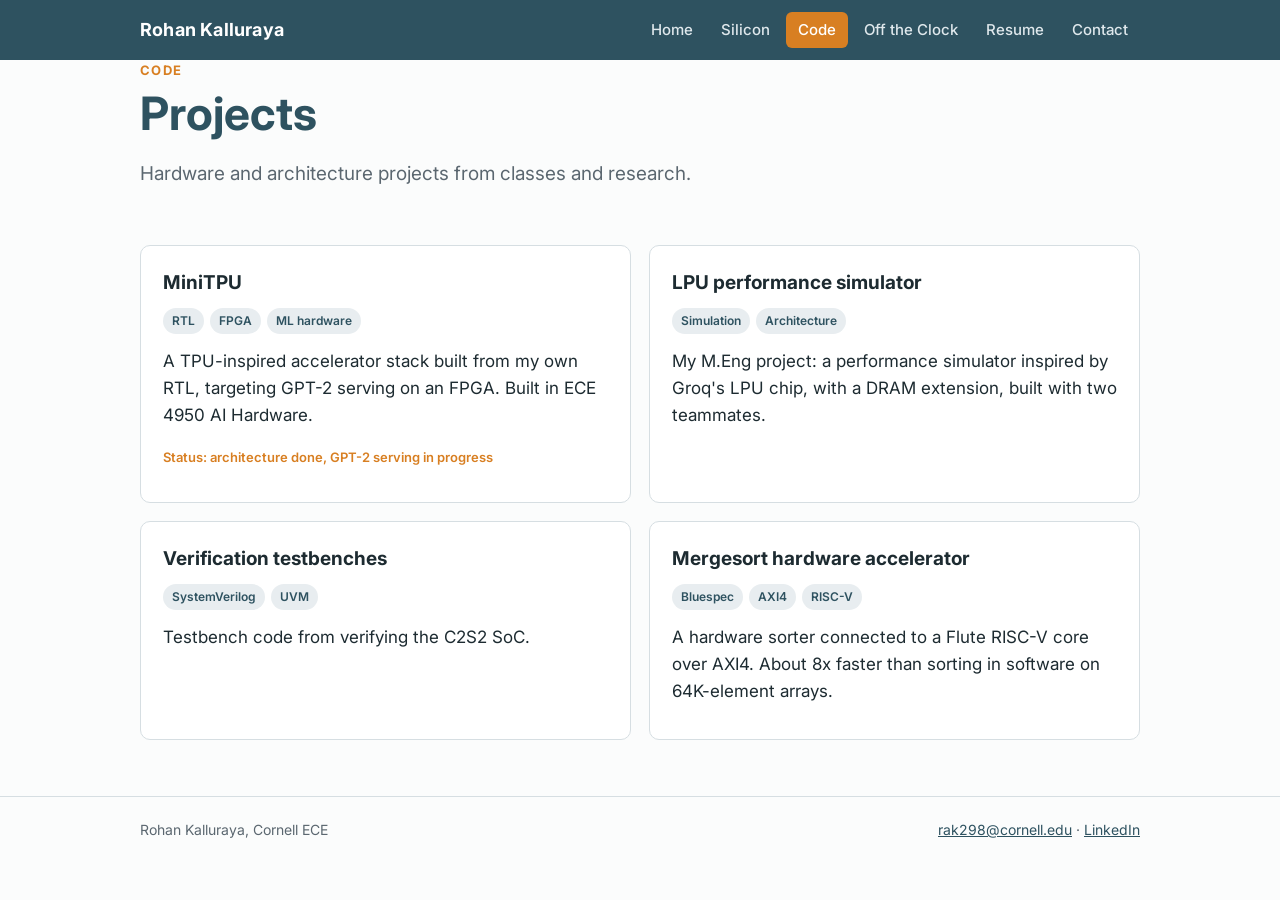
<file: code.html>
<!doctype html>
<html lang="en">
<head>
  <meta charset="utf-8">
  <meta name="viewport" content="width=device-width, initial-scale=1">
  <title>Code | Rohan Kalluraya</title>
  <link rel="preconnect" href="https://fonts.googleapis.com">
  <link href="https://fonts.googleapis.com/css2?family=Inter:wght@400;500;600;700&display=swap" rel="stylesheet">
  <link rel="stylesheet" href="style.css">
</head>
<body>
  <header class="site-header">
    <div class="wrap">
      <a class="brand" href="index.html">Rohan Kalluraya</a>
      <nav aria-label="Main">
        <ul class="nav">
          <li><a href="index.html">Home</a></li>
          <li><a href="silicon.html">Silicon</a></li>
          <li><a href="code.html">Code</a></li>
          <li><a href="off-the-clock.html">Off the Clock</a></li>
          <li><a href="resume.html">Resume</a></li>
          <li><a href="contact.html">Contact</a></li>
        </ul>
      </nav>
    </div>
  </header>

  <main class="wrap">
    <section>
      <p class="kicker">Code</p>
      <h1>Projects</h1>
      <p class="lead">Hardware and architecture projects from classes and research.</p>
    </section>

    <section>
      <div class="grid-2">
        <div class="card">
          <h3>MiniTPU</h3>
          <div class="tags"><span class="tag">RTL</span><span class="tag">FPGA</span><span class="tag">ML hardware</span></div>
          <p>A TPU-inspired accelerator stack built from my own RTL, targeting GPT-2 serving on an FPGA. Built in ECE 4950 AI Hardware.</p>
          <p class="status">Status: architecture done, GPT-2 serving in progress</p>
        </div>
        <div class="card">
          <h3>LPU performance simulator</h3>
          <div class="tags"><span class="tag">Simulation</span><span class="tag">Architecture</span></div>
          <p>My M.Eng project: a performance simulator inspired by Groq's LPU chip, with a DRAM extension, built with two teammates.</p>
        </div>
        <div class="card">
          <h3>Verification testbenches</h3>
          <div class="tags"><span class="tag">SystemVerilog</span><span class="tag">UVM</span></div>
          <p>Testbench code from verifying the C2S2 SoC.</p>
        </div>
        <div class="card">
          <h3>Mergesort hardware accelerator</h3>
          <div class="tags"><span class="tag">Bluespec</span><span class="tag">AXI4</span><span class="tag">RISC-V</span></div>
          <p>A hardware sorter connected to a Flute RISC-V core over AXI4. About 8x faster than sorting in software on 64K-element arrays.</p>
        </div>
      </div>
    </section>
  </main>

  <footer>
    <div class="wrap">
      <span>Rohan Kalluraya, Cornell ECE</span>
      <span><a href="mailto:rak298@cornell.edu">rak298@cornell.edu</a> · <a href="https://www.linkedin.com/in/rohankall" target="_blank" rel="noopener">LinkedIn</a></span>
    </div>
  </footer>
  <script src="site.js"></script>
</body>
</html>
</file>
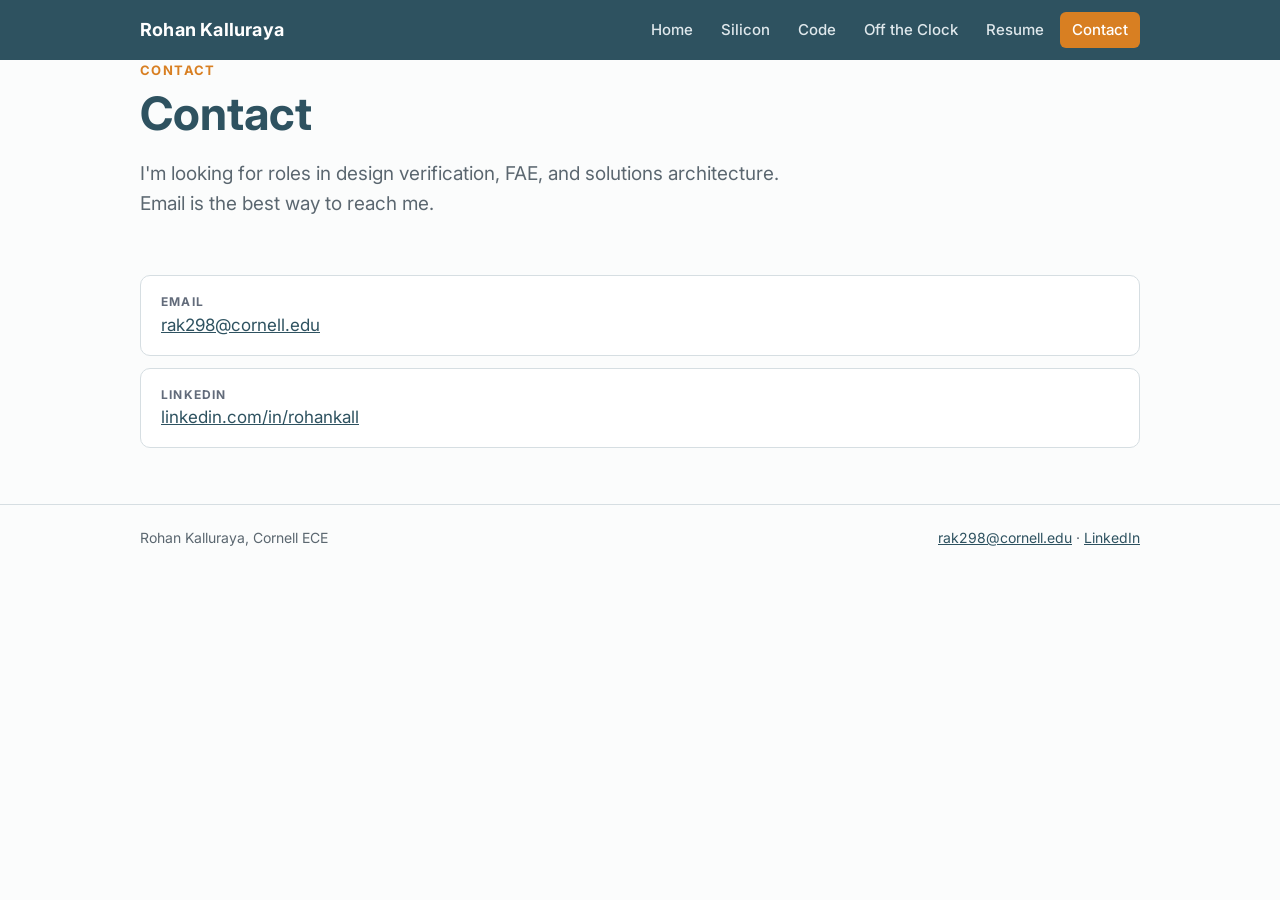
<file: contact.html>
<!doctype html>
<html lang="en">
<head>
  <meta charset="utf-8">
  <meta name="viewport" content="width=device-width, initial-scale=1">
  <title>Contact | Rohan Kalluraya</title>
  <link rel="preconnect" href="https://fonts.googleapis.com">
  <link href="https://fonts.googleapis.com/css2?family=Inter:wght@400;500;600;700&display=swap" rel="stylesheet">
  <link rel="stylesheet" href="style.css">
</head>
<body>
  <header class="site-header">
    <div class="wrap">
      <a class="brand" href="index.html">Rohan Kalluraya</a>
      <nav aria-label="Main">
        <ul class="nav">
          <li><a href="index.html">Home</a></li>
          <li><a href="silicon.html">Silicon</a></li>
          <li><a href="code.html">Code</a></li>
          <li><a href="off-the-clock.html">Off the Clock</a></li>
          <li><a href="resume.html">Resume</a></li>
          <li><a href="contact.html">Contact</a></li>
        </ul>
      </nav>
    </div>
  </header>

  <main class="wrap">
    <section>
      <p class="kicker">Contact</p>
      <h1>Contact</h1>
      <p class="lead">I'm looking for roles in design verification, FAE, and solutions architecture. Email is the best way to reach me.</p>
    </section>

    <section>
      <ul class="contact-list">
        <li><span class="k">Email</span><a href="mailto:rak298@cornell.edu">rak298@cornell.edu</a></li>
        <li><span class="k">LinkedIn</span><a href="https://www.linkedin.com/in/rohankall" target="_blank" rel="noopener">linkedin.com/in/rohankall</a></li>
      </ul>
    </section>
  </main>

  <footer>
    <div class="wrap">
      <span>Rohan Kalluraya, Cornell ECE</span>
      <span><a href="mailto:rak298@cornell.edu">rak298@cornell.edu</a> · <a href="https://www.linkedin.com/in/rohankall" target="_blank" rel="noopener">LinkedIn</a></span>
    </div>
  </footer>
  <script src="site.js"></script>
</body>
</html>
</file>
<file: style.css>
/* Colors pulled from my pitch deck so the site and slides feel like one brand */
:root {
  --teal: #2e5260;
  --orange: #d87f22;
  --gold: #b38b2f;
  --slate: #626b7a;
  --mist: #e8edf0;
  --ink: #1d2b31;
  --muted: #5b6770;
  --bg: #fbfcfc;
  --card: #ffffff;
  --line: #d6dee2;
  --radius: 10px;
  --max: 1040px;
}

* { box-sizing: border-box; }
html { scroll-behavior: smooth; }
body {
  margin: 0;
  background: var(--bg);
  color: var(--ink);
  font-family: "Inter", system-ui, -apple-system, "Segoe UI", Roboto, Arial, sans-serif;
  line-height: 1.6;
  font-size: 17px;
}
img, video, iframe { max-width: 100%; display: block; }
a { color: var(--teal); }
a:hover { color: var(--orange); }

.wrap { max-width: var(--max); margin: 0 auto; padding: 0 20px; }

/* ---------- Navbar ---------- */
.site-header {
  position: sticky; top: 0; z-index: 10;
  background: var(--teal);
  color: #fff;
}
.site-header .wrap {
  display: flex; align-items: center; justify-content: space-between;
  gap: 12px; flex-wrap: wrap; padding-top: 12px; padding-bottom: 12px;
}
.brand { color: #fff; text-decoration: none; font-weight: 700; font-size: 18px; letter-spacing: .2px; }
.brand:hover { color: #fff; }
.nav { display: flex; flex-wrap: wrap; gap: 4px; list-style: none; margin: 0; padding: 0; }
.nav a {
  display: block; padding: 6px 12px; border-radius: 6px;
  color: #dfe8ec; text-decoration: none; font-size: 15px; font-weight: 500;
}
.nav a:hover { background: rgba(255,255,255,.12); color: #fff; }
.nav a.active { background: var(--orange); color: #fff; }

/* ---------- Page sections ---------- */
main { padding: 48px 0 72px; }
section { margin-bottom: 56px; }
h1 { font-size: clamp(32px, 5vw, 46px); line-height: 1.15; margin: 0 0 8px; color: var(--teal); }
h2 { font-size: 26px; margin: 0 0 14px; color: var(--teal); }
h3 { font-size: 19px; margin: 0 0 6px; }
.kicker { text-transform: uppercase; letter-spacing: 1.4px; font-size: 13px; font-weight: 700; color: var(--orange); margin: 0 0 6px; }
.lead { font-size: 19px; color: var(--muted); max-width: 680px; }
.muted { color: var(--muted); }

/* ---------- Hero ---------- */
.hero { display: grid; grid-template-columns: 1.4fr 1fr; gap: 36px; align-items: center; }
.hero .tagline { font-size: 20px; color: var(--slate); margin: 0 0 18px; font-weight: 500; }
.btns { display: flex; flex-wrap: wrap; gap: 10px; margin-top: 18px; }
.btn {
  display: inline-block; padding: 10px 18px; border-radius: 8px; font-weight: 600;
  text-decoration: none; border: 2px solid var(--teal); color: var(--teal); font-size: 15px;
}
.btn.primary { background: var(--orange); border-color: var(--orange); color: #fff; }
.btn:hover { background: var(--teal); border-color: var(--teal); color: #fff; }

/* ---------- Photo placeholders (show a label until the real image is added) ---------- */
.photo {
  margin: 0; position: relative; border-radius: var(--radius); overflow: hidden;
  background: var(--mist); min-height: 200px;
  display: flex; align-items: center; justify-content: center;
}
.photo img { position: relative; width: 100%; height: 100%; object-fit: cover; }
.photo.headshot { aspect-ratio: 1 / 1; }
.photo.wide { aspect-ratio: 16 / 9; }
.photo.tall { aspect-ratio: 4 / 3; }
figcaption { font-size: 14px; color: var(--muted); margin-top: 8px; }

/* ---------- Career path (from slide 5) ---------- */
.path { display: grid; grid-template-columns: repeat(3, 1fr); gap: 16px; }
.step { border-radius: var(--radius); padding: 22px; color: #fff; }
.step .when { font-size: 12px; letter-spacing: 1.5px; font-weight: 700; opacity: .85; }
.step h3 { margin-top: 4px; color: #fff; }
.step p { margin: 6px 0 0; font-size: 15px; opacity: .95; }
.step.now { background: var(--teal); }
.step.next { background: var(--orange); }
.step.later { background: var(--gold); }

/* ---------- Cards ---------- */
.grid-2 { display: grid; grid-template-columns: repeat(2, 1fr); gap: 18px; }
.grid-3 { display: grid; grid-template-columns: repeat(3, 1fr); gap: 18px; }
.card {
  background: var(--card); border: 1px solid var(--line); border-radius: var(--radius);
  padding: 22px; display: flex; flex-direction: column;
}
.card p { margin: 6px 0 12px; }
.card .links { margin-top: auto; display: flex; gap: 14px; flex-wrap: wrap; font-weight: 600; font-size: 15px; }
.tags { display: flex; flex-wrap: wrap; gap: 6px; margin: 4px 0 8px; }
.tag { background: var(--mist); color: var(--teal); font-size: 12px; font-weight: 600; padding: 3px 9px; border-radius: 999px; }
.status { font-size: 13px; font-weight: 600; color: var(--orange); }

/* ---------- Story steps (Silicon page) ---------- */
.story { counter-reset: s; list-style: none; padding: 0; margin: 0; display: grid; gap: 14px; }
.story li {
  counter-increment: s; background: var(--card); border: 1px solid var(--line);
  border-left: 5px solid var(--orange); border-radius: var(--radius); padding: 16px 18px 16px 58px; position: relative;
}
.story li::before {
  content: counter(s); position: absolute; left: 16px; top: 15px;
  width: 28px; height: 28px; border-radius: 50%; background: var(--teal); color: #fff;
  font-weight: 700; display: flex; align-items: center; justify-content: center; font-size: 14px;
}

/* ---------- Interactive SoC infographic ---------- */
.soc { display: grid; grid-template-columns: 1.35fr 1fr; gap: 22px; align-items: start; }
.soc svg { width: 100%; height: auto; background: var(--card); border: 1px solid var(--line); border-radius: var(--radius); }
.soc .blk { cursor: pointer; outline: none; }
.soc .blk rect.body { transition: fill .15s, stroke .15s; }
.soc .blk:hover rect.body, .soc .blk:focus rect.body { stroke: var(--orange); stroke-width: 3; }
.soc .blk.on rect.body { fill: var(--orange); stroke: var(--orange); }
.soc .blk.on text { fill: #fff; }
.soc .blk.on .pe { fill: #fff; opacity: .9; }
.panel {
  background: var(--card); border: 1px solid var(--line); border-top: 5px solid var(--orange);
  border-radius: var(--radius); padding: 20px; min-height: 260px;
}
.panel h3 { color: var(--teal); }
.panel .label { font-size: 12px; text-transform: uppercase; letter-spacing: 1.2px; font-weight: 700; color: var(--slate); margin: 14px 0 2px; }
.panel p { margin: 4px 0; }
.hint { font-size: 14px; color: var(--muted); }
details.alt { margin-top: 14px; font-size: 15px; }
details.alt summary { cursor: pointer; font-weight: 600; color: var(--teal); }

/* ---------- Video ---------- */
.video { border-radius: var(--radius); overflow: hidden; background: #000; aspect-ratio: 16 / 9; }
.video video, .video iframe { width: 100%; height: 100%; border: 0; }
details.transcript { margin-top: 12px; }
details.transcript summary { cursor: pointer; font-weight: 600; color: var(--teal); }

/* ---------- Resume ---------- */
.resume-frame { width: 100%; height: 1000px; border: 1px solid var(--line); border-radius: var(--radius); background: #fff; }

/* ---------- Contact ---------- */
.contact-list { list-style: none; padding: 0; margin: 0; display: grid; gap: 12px; }
.contact-list li { background: var(--card); border: 1px solid var(--line); border-radius: var(--radius); padding: 16px 20px; }
.contact-list .k { display: block; font-size: 12px; text-transform: uppercase; letter-spacing: 1.2px; color: var(--slate); font-weight: 700; }

/* ---------- Footer ---------- */
footer { border-top: 1px solid var(--line); padding: 22px 0; font-size: 14px; color: var(--muted); }
footer .wrap { display: flex; justify-content: space-between; flex-wrap: wrap; gap: 10px; }

/* ---------- Mobile ---------- */
@media (max-width: 820px) {
  .hero, .soc, .grid-2, .grid-3, .path { grid-template-columns: 1fr; }
  .resume-frame { height: 700px; }
  main { padding-top: 32px; }
}
</file>
